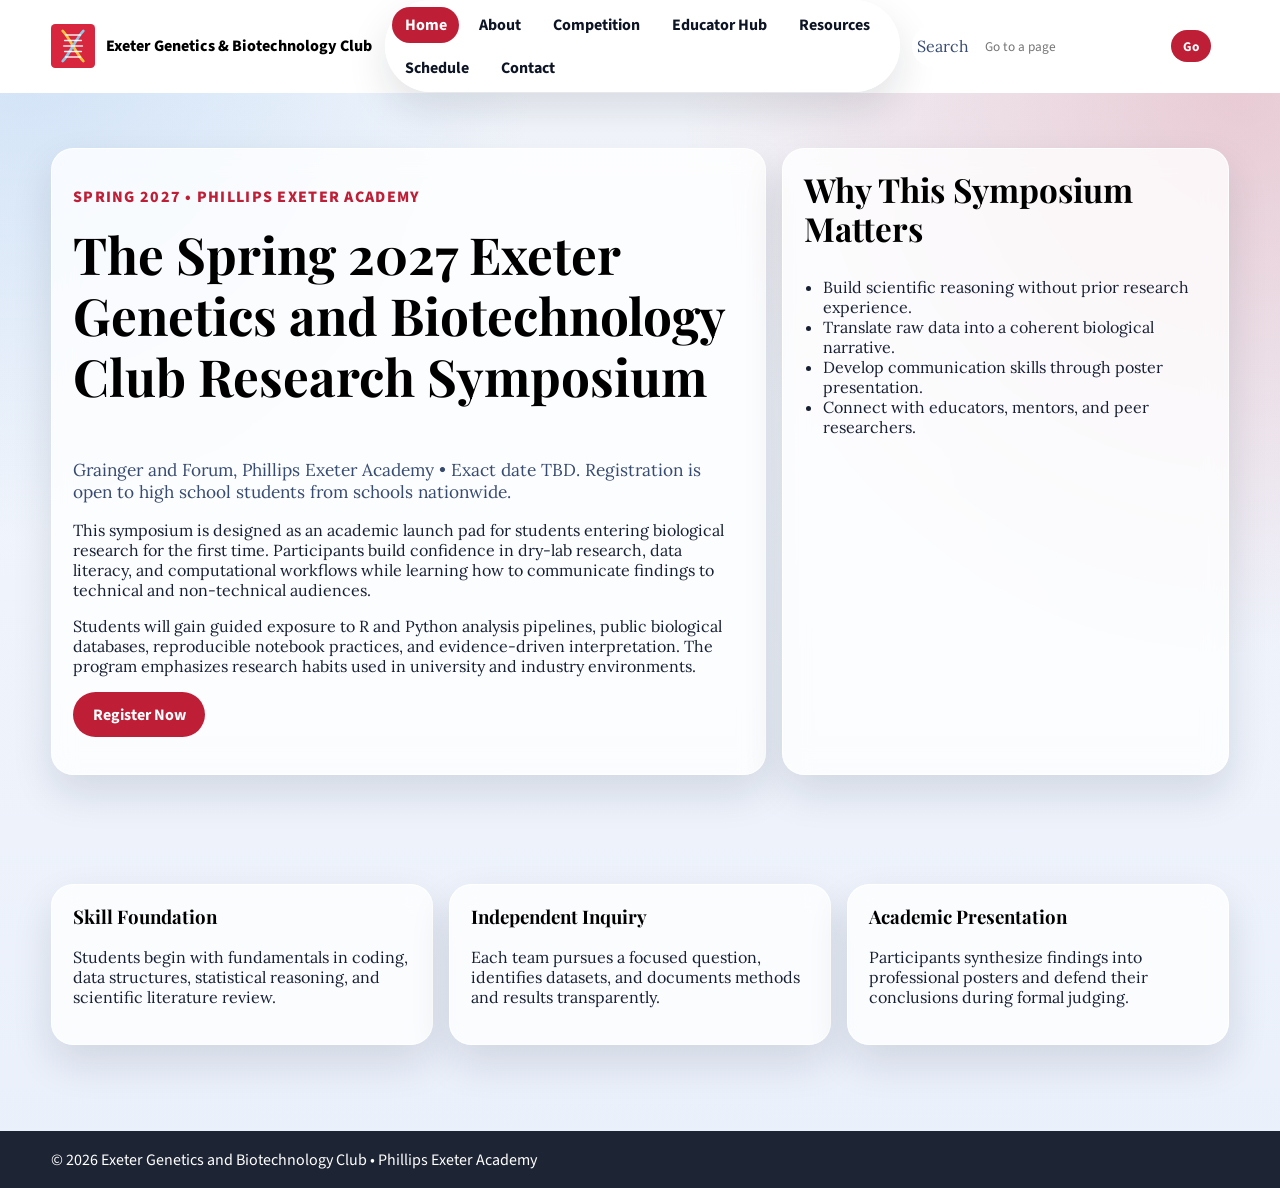
<file: index.html>
<!DOCTYPE html>
<html lang="en">
  <head>
    <meta charset="UTF-8" />
    <meta name="viewport" content="width=device-width, initial-scale=1.0" />
    <title>Home | Exeter Genetics Symposium 2027</title>
    <link rel="preconnect" href="https://fonts.googleapis.com" />
    <link rel="preconnect" href="https://fonts.gstatic.com" crossorigin />
    <link href="https://fonts.googleapis.com/css2?family=Playfair+Display:wght@600;700;800&family=Source+Sans+3:wght@600;700;800&family=Lora:wght@400;500;600&display=swap" rel="stylesheet" />
    <link rel="stylesheet" href="styles.css" />
  </head>
  <body>
    <header class="site-header">
      <div class="container nav-wrap">
        <a class="brand" href="index.html"><img src="assets/club-logo.svg" alt="Exeter Genetics Club logo" /><span>Exeter Genetics & Biotechnology Club</span></a>
        <nav id="site-nav" class="site-nav" aria-label="Main navigation">
          <a href="index.html">Home</a><a href="about.html">About</a><a href="competition.html">Competition</a><a href="educators.html">Educator Hub</a><a href="resources.html">Resources</a><a href="schedule.html">Schedule</a><a href="contact.html">Contact</a>
        </nav>
        <form class="site-search" aria-label="Site search">
          <label for="site-search-input" class="note">Search</label>
          <input id="site-search-input" list="site-pages" placeholder="Go to a page" />
          <datalist id="site-pages"><option value="Home"></option><option value="About"></option><option value="Competition"></option><option value="Educators"></option><option value="Resources"></option><option value="Schedule"></option><option value="Contact"></option></datalist>
          <button type="submit">Go</button>
        </form>
        <button class="menu-toggle" aria-expanded="false" aria-controls="site-nav">Menu</button>
      </div>
    </header>
    <main>
      <section class="page-hero">
        <div class="container hero-grid">
          <article class="glass">
            <p class="eyebrow">Spring 2027 • Phillips Exeter Academy</p>
            <h1>The Spring 2027 Exeter Genetics and Biotechnology Club Research Symposium</h1>
            <p class="subtitle">Grainger and Forum, Phillips Exeter Academy • Exact date TBD. Registration is open to high school students from schools nationwide.</p>
            <p>This symposium is designed as an academic launch pad for students entering biological research for the first time. Participants build confidence in dry-lab research, data literacy, and computational workflows while learning how to communicate findings to technical and non-technical audiences.</p>
            <p>Students will gain guided exposure to R and Python analysis pipelines, public biological databases, reproducible notebook practices, and evidence-driven interpretation. The program emphasizes research habits used in university and industry environments.</p>
            <p><a class="btn btn-primary" href="competition.html">Register Now</a></p>
          </article>
          <aside class="glass">
            <h2>Why This Symposium Matters</h2>
            <ul class="list-clean">
              <li>Build scientific reasoning without prior research experience.</li>
              <li>Translate raw data into a coherent biological narrative.</li>
              <li>Develop communication skills through poster presentation.</li>
              <li>Connect with educators, mentors, and peer researchers.</li>
            </ul>
          </aside>
        </div>
      </section>

      <section class="section">
        <div class="container grid-three">
          <article class="glass"><h3>Skill Foundation</h3><p>Students begin with fundamentals in coding, data structures, statistical reasoning, and scientific literature review.</p></article>
          <article class="glass"><h3>Independent Inquiry</h3><p>Each team pursues a focused question, identifies datasets, and documents methods and results transparently.</p></article>
          <article class="glass"><h3>Academic Presentation</h3><p>Participants synthesize findings into professional posters and defend their conclusions during formal judging.</p></article>
        </div>
      </section>
    </main>
    <footer class="site-footer"><div class="container">© 2026 Exeter Genetics and Biotechnology Club • Phillips Exeter Academy</div></footer>
    <script src="script.js"></script>
  </body>
</html>
</file>
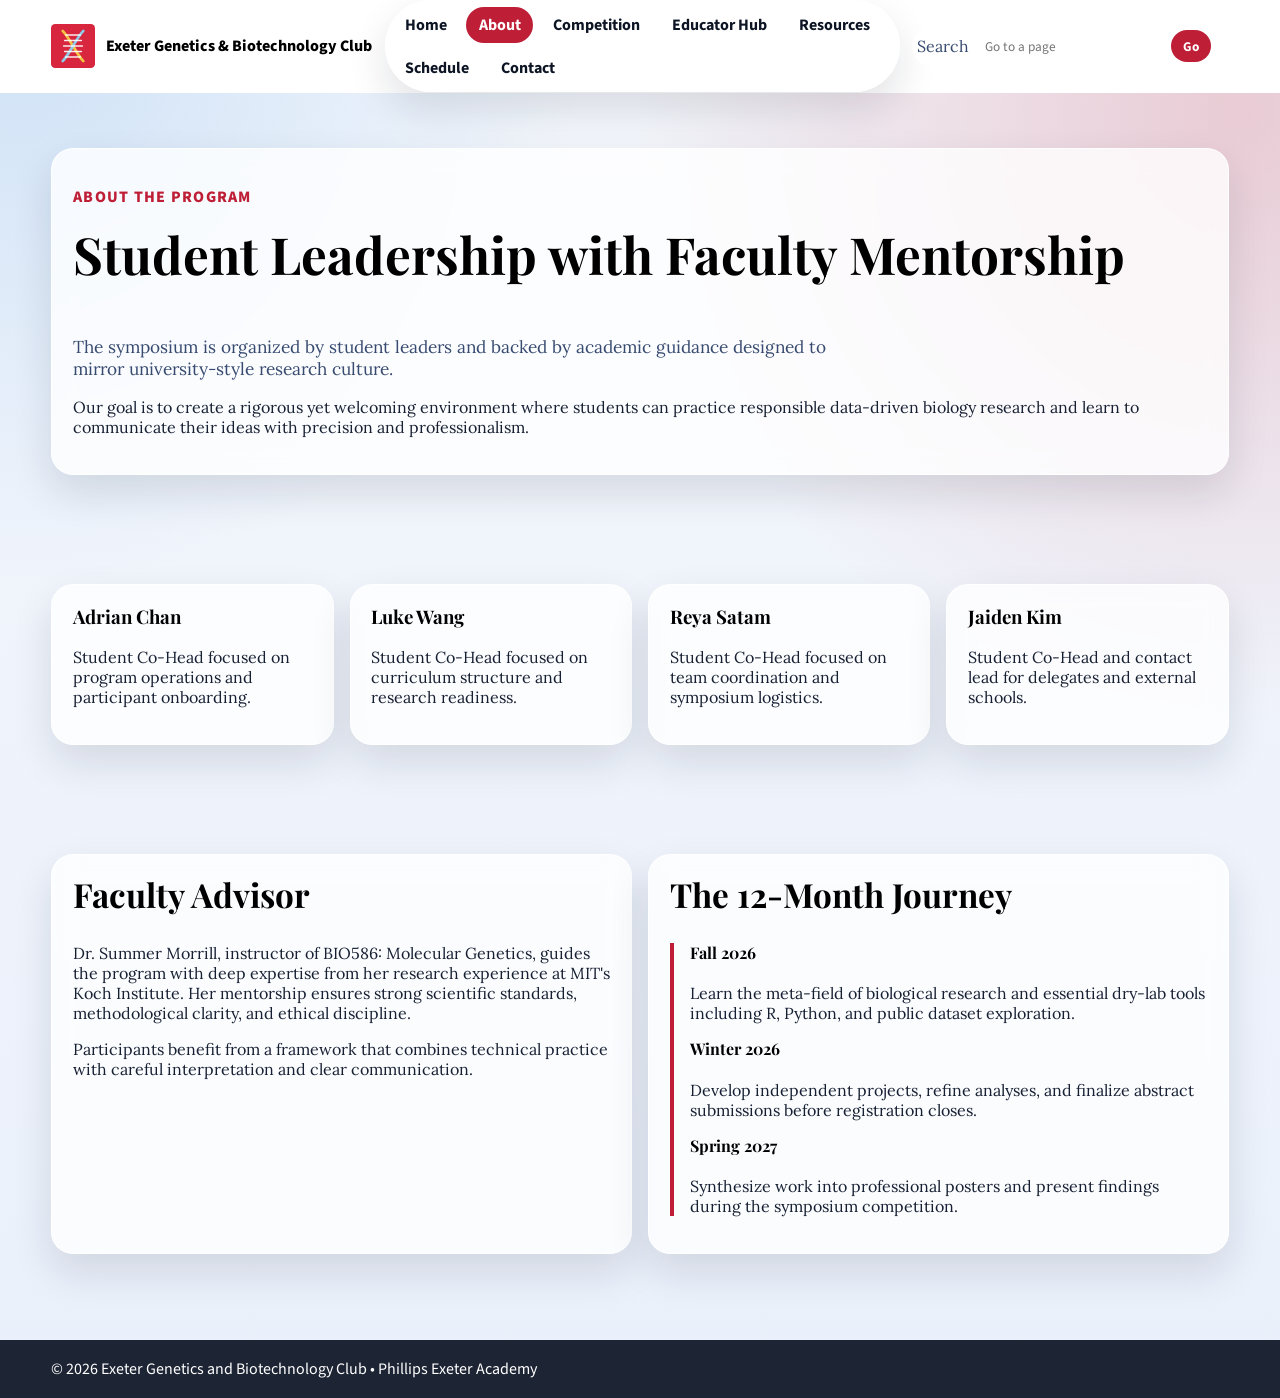
<file: about.html>
<!DOCTYPE html>
<html lang="en">
  <head>
    <meta charset="UTF-8" />
    <meta name="viewport" content="width=device-width, initial-scale=1.0" />
    <title>About | Exeter Genetics Symposium</title>
    <link rel="preconnect" href="https://fonts.googleapis.com" />
    <link rel="preconnect" href="https://fonts.gstatic.com" crossorigin />
    <link href="https://fonts.googleapis.com/css2?family=Playfair+Display:wght@600;700;800&family=Source+Sans+3:wght@600;700;800&family=Lora:wght@400;500;600&display=swap" rel="stylesheet" />
    <link rel="stylesheet" href="styles.css" />
  </head>
  <body>
    <header class="site-header"><div class="container nav-wrap"><a class="brand" href="index.html"><img src="assets/club-logo.svg" alt="Exeter Genetics Club logo" /><span>Exeter Genetics & Biotechnology Club</span></a><nav id="site-nav" class="site-nav"><a href="index.html">Home</a><a href="about.html">About</a><a href="competition.html">Competition</a><a href="educators.html">Educator Hub</a><a href="resources.html">Resources</a><a href="schedule.html">Schedule</a><a href="contact.html">Contact</a></nav><form class="site-search"><label for="site-search-input" class="note">Search</label><input id="site-search-input" list="site-pages" placeholder="Go to a page" /><datalist id="site-pages"><option value="Home"></option><option value="About"></option><option value="Competition"></option><option value="Educators"></option><option value="Resources"></option><option value="Schedule"></option><option value="Contact"></option></datalist><button type="submit">Go</button></form><button class="menu-toggle" aria-expanded="false" aria-controls="site-nav">Menu</button></div></header>
    <main>
      <section class="page-hero"><div class="container"><article class="glass"><p class="eyebrow">About the Program</p><h1>Student Leadership with Faculty Mentorship</h1><p class="subtitle">The symposium is organized by student leaders and backed by academic guidance designed to mirror university-style research culture.</p><p>Our goal is to create a rigorous yet welcoming environment where students can practice responsible data-driven biology research and learn to communicate their ideas with precision and professionalism.</p></article></div></section>
      <section class="section"><div class="container grid-four"><article class="glass"><h3>Adrian Chan</h3><p>Student Co-Head focused on program operations and participant onboarding.</p></article><article class="glass"><h3>Luke Wang</h3><p>Student Co-Head focused on curriculum structure and research readiness.</p></article><article class="glass"><h3>Reya Satam</h3><p>Student Co-Head focused on team coordination and symposium logistics.</p></article><article class="glass"><h3>Jaiden Kim</h3><p>Student Co-Head and contact lead for delegates and external schools.</p></article></div></section>
      <section class="section"><div class="container grid-two"><article class="glass"><h2>Faculty Advisor</h2><p>Dr. Summer Morrill, instructor of BIO586: Molecular Genetics, guides the program with deep expertise from her research experience at MIT's Koch Institute. Her mentorship ensures strong scientific standards, methodological clarity, and ethical discipline.</p><p>Participants benefit from a framework that combines technical practice with careful interpretation and clear communication.</p></article><article class="glass"><h2>The 12-Month Journey</h2><div class="timeline"><article><h4>Fall 2026</h4><p>Learn the meta-field of biological research and essential dry-lab tools including R, Python, and public dataset exploration.</p></article><article><h4>Winter 2026</h4><p>Develop independent projects, refine analyses, and finalize abstract submissions before registration closes.</p></article><article><h4>Spring 2027</h4><p>Synthesize work into professional posters and present findings during the symposium competition.</p></article></div></article></div></section>
    </main>
    <footer class="site-footer"><div class="container">© 2026 Exeter Genetics and Biotechnology Club • Phillips Exeter Academy</div></footer>
    <script src="script.js"></script>
  </body>
</html>
</file>
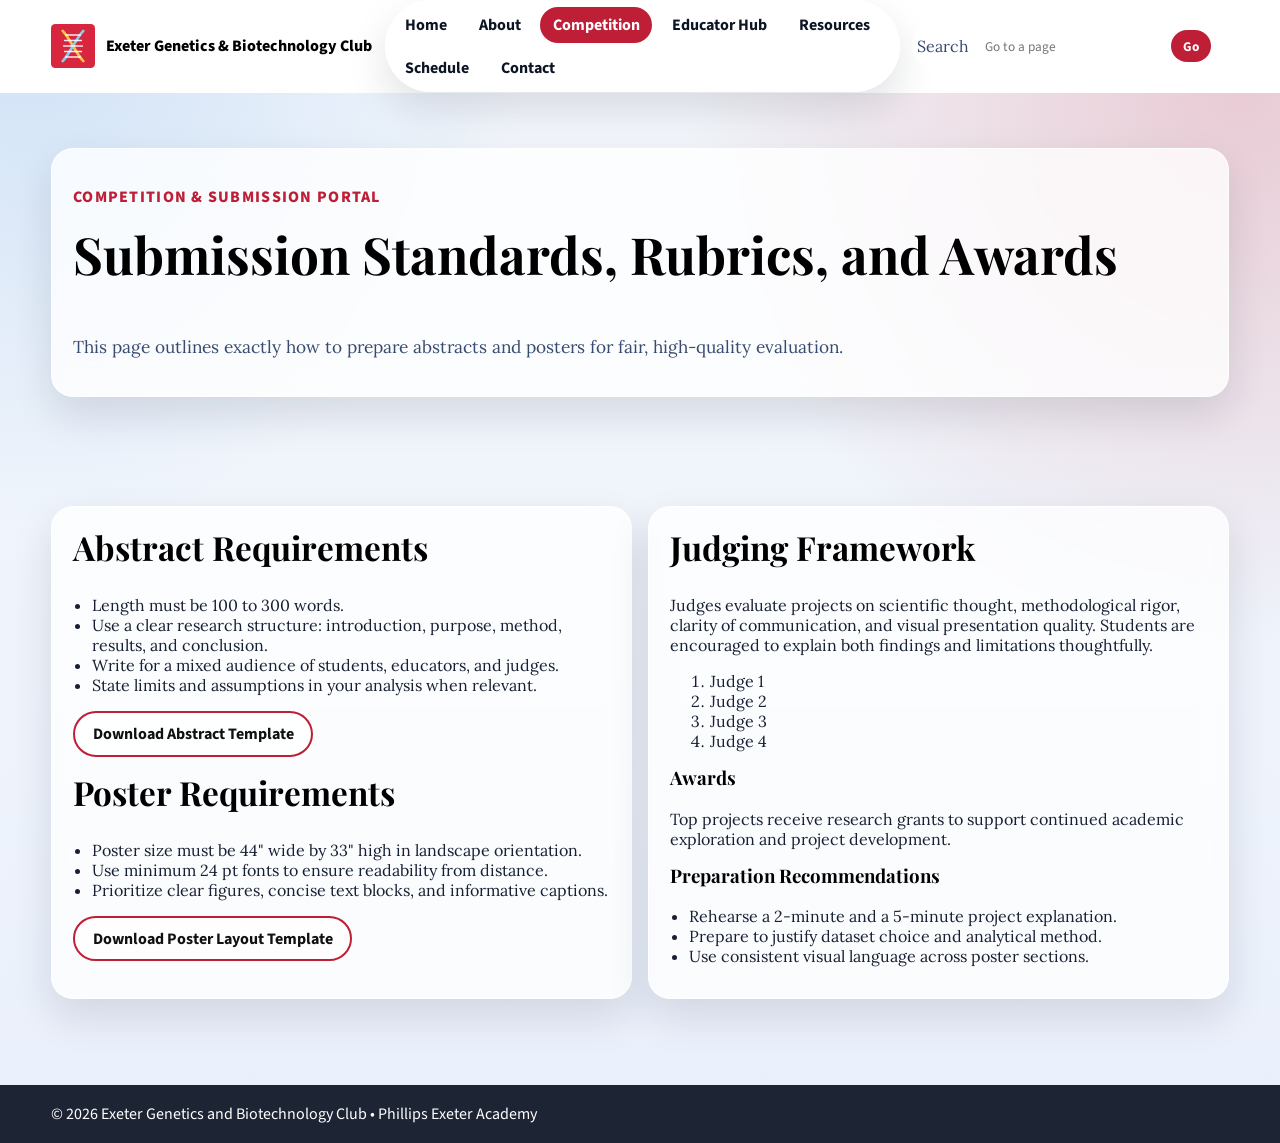
<file: competition.html>
<!DOCTYPE html>
<html lang="en">
<head><meta charset="UTF-8" /><meta name="viewport" content="width=device-width, initial-scale=1.0" /><title>Competition | Exeter Genetics Symposium</title><link rel="preconnect" href="https://fonts.googleapis.com" /><link rel="preconnect" href="https://fonts.gstatic.com" crossorigin /><link href="https://fonts.googleapis.com/css2?family=Playfair+Display:wght@600;700;800&family=Source+Sans+3:wght@600;700;800&family=Lora:wght@400;500;600&display=swap" rel="stylesheet" /><link rel="stylesheet" href="styles.css" /></head>
<body>
<header class="site-header"><div class="container nav-wrap"><a class="brand" href="index.html"><img src="assets/club-logo.svg" alt="Exeter Genetics Club logo" /><span>Exeter Genetics & Biotechnology Club</span></a><nav id="site-nav" class="site-nav"><a href="index.html">Home</a><a href="about.html">About</a><a href="competition.html">Competition</a><a href="educators.html">Educator Hub</a><a href="resources.html">Resources</a><a href="schedule.html">Schedule</a><a href="contact.html">Contact</a></nav><form class="site-search"><label for="site-search-input" class="note">Search</label><input id="site-search-input" list="site-pages" placeholder="Go to a page" /><datalist id="site-pages"><option value="Home"></option><option value="About"></option><option value="Competition"></option><option value="Educators"></option><option value="Resources"></option><option value="Schedule"></option><option value="Contact"></option></datalist><button type="submit">Go</button></form><button class="menu-toggle" aria-expanded="false" aria-controls="site-nav">Menu</button></div></header>
<main>
<section class="page-hero"><div class="container"><article class="glass"><p class="eyebrow">Competition & Submission Portal</p><h1>Submission Standards, Rubrics, and Awards</h1><p class="subtitle">This page outlines exactly how to prepare abstracts and posters for fair, high-quality evaluation.</p></article></div></section>
<section class="section"><div class="container grid-two"><article class="glass"><h2>Abstract Requirements</h2><ul class="list-clean"><li>Length must be 100 to 300 words.</li><li>Use a clear research structure: introduction, purpose, method, results, and conclusion.</li><li>Write for a mixed audience of students, educators, and judges.</li><li>State limits and assumptions in your analysis when relevant.</li></ul><p><a class="btn btn-secondary" href="downloads/abstract-template.md" download>Download Abstract Template</a></p><h2>Poster Requirements</h2><ul class="list-clean"><li>Poster size must be 44&quot; wide by 33&quot; high in landscape orientation.</li><li>Use minimum 24 pt fonts to ensure readability from distance.</li><li>Prioritize clear figures, concise text blocks, and informative captions.</li></ul><p><a class="btn btn-secondary" href="downloads/poster-layout-template.md" download>Download Poster Layout Template</a></p></article><article class="glass"><h2>Judging Framework</h2><p>Judges evaluate projects on scientific thought, methodological rigor, clarity of communication, and visual presentation quality. Students are encouraged to explain both findings and limitations thoughtfully.</p><ol><li>Judge 1</li><li>Judge 2</li><li>Judge 3</li><li>Judge 4</li></ol><h3>Awards</h3><p>Top projects receive research grants to support continued academic exploration and project development.</p><h3>Preparation Recommendations</h3><ul class="list-clean"><li>Rehearse a 2-minute and a 5-minute project explanation.</li><li>Prepare to justify dataset choice and analytical method.</li><li>Use consistent visual language across poster sections.</li></ul></article></div></section>
</main>
<footer class="site-footer"><div class="container">© 2026 Exeter Genetics and Biotechnology Club • Phillips Exeter Academy</div></footer>
<script src="script.js"></script>
</body>
</html>
</file>
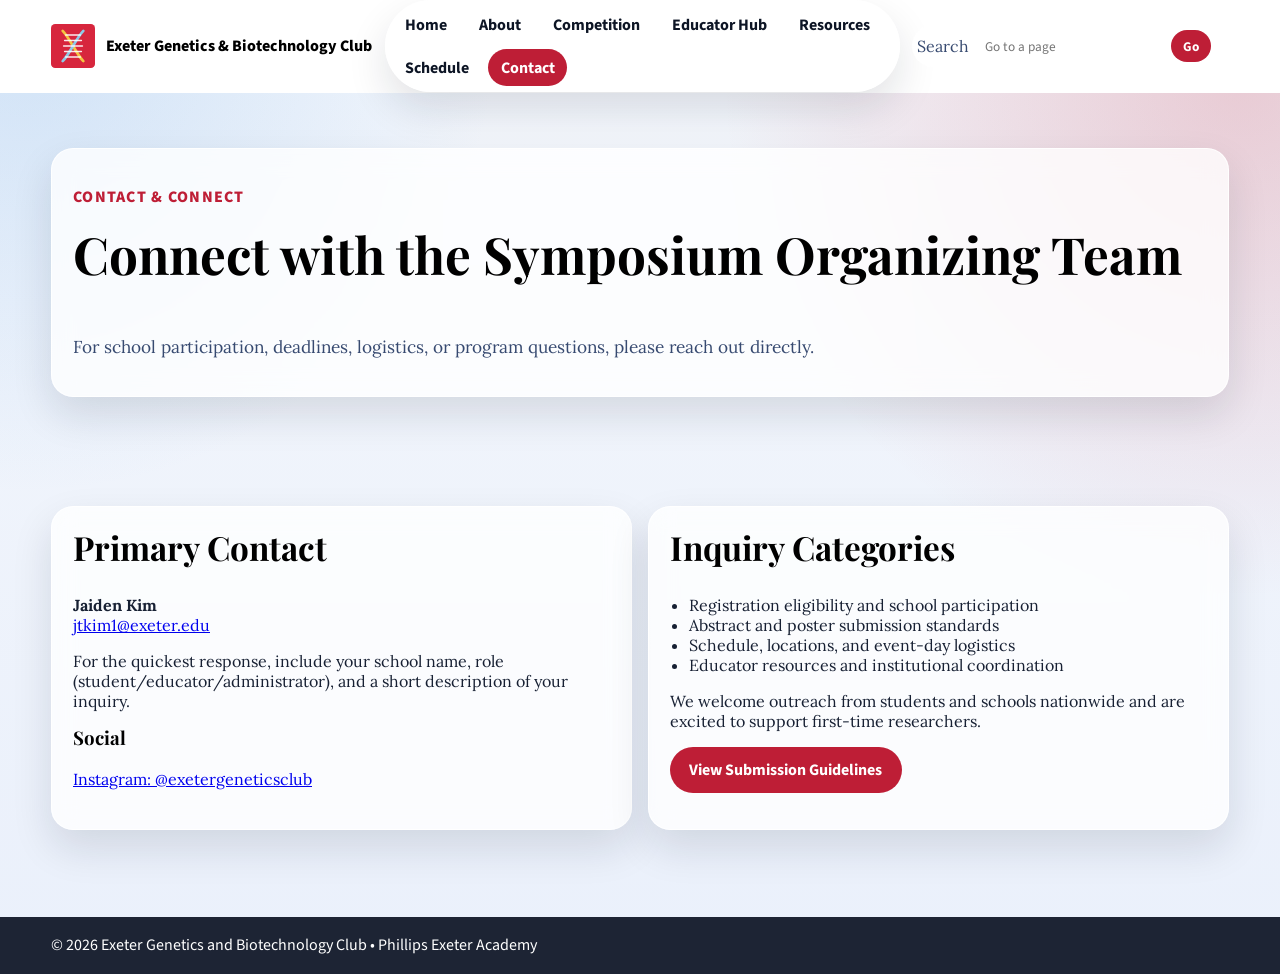
<file: contact.html>
<!DOCTYPE html>
<html lang="en">
<head><meta charset="UTF-8" /><meta name="viewport" content="width=device-width, initial-scale=1.0" /><title>Contact | Exeter Genetics Symposium</title><link rel="preconnect" href="https://fonts.googleapis.com" /><link rel="preconnect" href="https://fonts.gstatic.com" crossorigin /><link href="https://fonts.googleapis.com/css2?family=Playfair+Display:wght@600;700;800&family=Source+Sans+3:wght@600;700;800&family=Lora:wght@400;500;600&display=swap" rel="stylesheet" /><link rel="stylesheet" href="styles.css" /></head>
<body>
<header class="site-header"><div class="container nav-wrap"><a class="brand" href="index.html"><img src="assets/club-logo.svg" alt="Exeter Genetics Club logo" /><span>Exeter Genetics & Biotechnology Club</span></a><nav id="site-nav" class="site-nav"><a href="index.html">Home</a><a href="about.html">About</a><a href="competition.html">Competition</a><a href="educators.html">Educator Hub</a><a href="resources.html">Resources</a><a href="schedule.html">Schedule</a><a href="contact.html">Contact</a></nav><form class="site-search"><label for="site-search-input" class="note">Search</label><input id="site-search-input" list="site-pages" placeholder="Go to a page" /><datalist id="site-pages"><option value="Home"></option><option value="About"></option><option value="Competition"></option><option value="Educators"></option><option value="Resources"></option><option value="Schedule"></option><option value="Contact"></option></datalist><button type="submit">Go</button></form><button class="menu-toggle" aria-expanded="false" aria-controls="site-nav">Menu</button></div></header>
<main>
<section class="page-hero"><div class="container"><article class="glass"><p class="eyebrow">Contact & Connect</p><h1>Connect with the Symposium Organizing Team</h1><p class="subtitle">For school participation, deadlines, logistics, or program questions, please reach out directly.</p></article></div></section>
<section class="section"><div class="container grid-two"><article class="glass"><h2>Primary Contact</h2><p><strong>Jaiden Kim</strong><br /><a href="mailto:jtkim1@exeter.edu">jtkim1@exeter.edu</a></p><p>For the quickest response, include your school name, role (student/educator/administrator), and a short description of your inquiry.</p><h3>Social</h3><p><a target="_blank" rel="noreferrer" href="https://www.instagram.com/exetergeneticsclub/">Instagram: @exetergeneticsclub</a></p></article><article class="glass"><h2>Inquiry Categories</h2><ul class="list-clean"><li>Registration eligibility and school participation</li><li>Abstract and poster submission standards</li><li>Schedule, locations, and event-day logistics</li><li>Educator resources and institutional coordination</li></ul><p>We welcome outreach from students and schools nationwide and are excited to support first-time researchers.</p><p><a class="btn btn-primary" href="competition.html">View Submission Guidelines</a></p></article></div></section>
</main>
<footer class="site-footer"><div class="container">© 2026 Exeter Genetics and Biotechnology Club • Phillips Exeter Academy</div></footer>
<script src="script.js"></script>
</body>
</html>
</file>
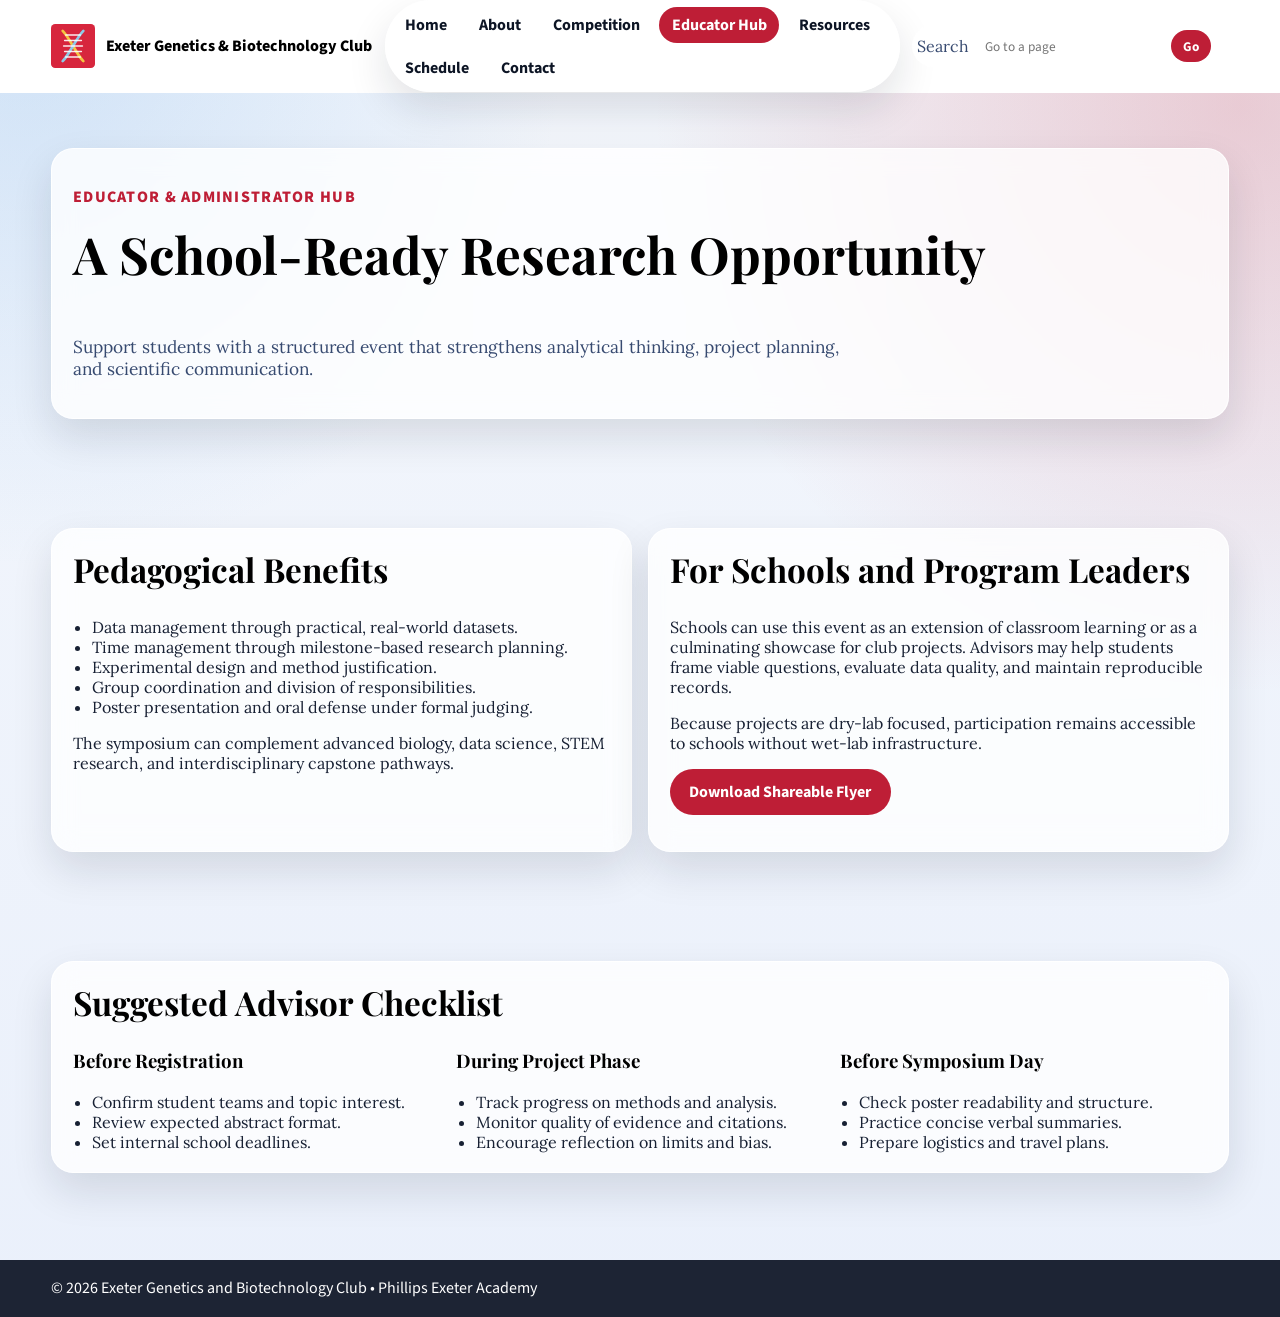
<file: educators.html>
<!DOCTYPE html>
<html lang="en">
<head><meta charset="UTF-8" /><meta name="viewport" content="width=device-width, initial-scale=1.0" /><title>Educator Hub | Exeter Genetics Symposium</title><link rel="preconnect" href="https://fonts.googleapis.com" /><link rel="preconnect" href="https://fonts.gstatic.com" crossorigin /><link href="https://fonts.googleapis.com/css2?family=Playfair+Display:wght@600;700;800&family=Source+Sans+3:wght@600;700;800&family=Lora:wght@400;500;600&display=swap" rel="stylesheet" /><link rel="stylesheet" href="styles.css" /></head>
<body>
<header class="site-header"><div class="container nav-wrap"><a class="brand" href="index.html"><img src="assets/club-logo.svg" alt="Exeter Genetics Club logo" /><span>Exeter Genetics & Biotechnology Club</span></a><nav id="site-nav" class="site-nav"><a href="index.html">Home</a><a href="about.html">About</a><a href="competition.html">Competition</a><a href="educators.html">Educator Hub</a><a href="resources.html">Resources</a><a href="schedule.html">Schedule</a><a href="contact.html">Contact</a></nav><form class="site-search"><label for="site-search-input" class="note">Search</label><input id="site-search-input" list="site-pages" placeholder="Go to a page" /><datalist id="site-pages"><option value="Home"></option><option value="About"></option><option value="Competition"></option><option value="Educators"></option><option value="Resources"></option><option value="Schedule"></option><option value="Contact"></option></datalist><button type="submit">Go</button></form><button class="menu-toggle" aria-expanded="false" aria-controls="site-nav">Menu</button></div></header>
<main>
<section class="page-hero"><div class="container"><article class="glass"><p class="eyebrow">Educator & Administrator Hub</p><h1>A School-Ready Research Opportunity</h1><p class="subtitle">Support students with a structured event that strengthens analytical thinking, project planning, and scientific communication.</p></article></div></section>
<section class="section"><div class="container grid-two"><article class="glass"><h2>Pedagogical Benefits</h2><ul class="list-clean"><li>Data management through practical, real-world datasets.</li><li>Time management through milestone-based research planning.</li><li>Experimental design and method justification.</li><li>Group coordination and division of responsibilities.</li><li>Poster presentation and oral defense under formal judging.</li></ul><p>The symposium can complement advanced biology, data science, STEM research, and interdisciplinary capstone pathways.</p></article><article class="glass"><h2>For Schools and Program Leaders</h2><p>Schools can use this event as an extension of classroom learning or as a culminating showcase for club projects. Advisors may help students frame viable questions, evaluate data quality, and maintain reproducible records.</p><p>Because projects are dry-lab focused, participation remains accessible to schools without wet-lab infrastructure.</p><p><a class="btn btn-primary" href="downloads/educator-flyer.txt" download>Download Shareable Flyer</a></p></article></div></section>
<section class="section"><div class="container"><article class="glass"><h2>Suggested Advisor Checklist</h2><div class="grid-three"><div><h3>Before Registration</h3><ul class="list-clean"><li>Confirm student teams and topic interest.</li><li>Review expected abstract format.</li><li>Set internal school deadlines.</li></ul></div><div><h3>During Project Phase</h3><ul class="list-clean"><li>Track progress on methods and analysis.</li><li>Monitor quality of evidence and citations.</li><li>Encourage reflection on limits and bias.</li></ul></div><div><h3>Before Symposium Day</h3><ul class="list-clean"><li>Check poster readability and structure.</li><li>Practice concise verbal summaries.</li><li>Prepare logistics and travel plans.</li></ul></div></div></article></div></section>
</main>
<footer class="site-footer"><div class="container">© 2026 Exeter Genetics and Biotechnology Club • Phillips Exeter Academy</div></footer>
<script src="script.js"></script>
</body>
</html>
</file>
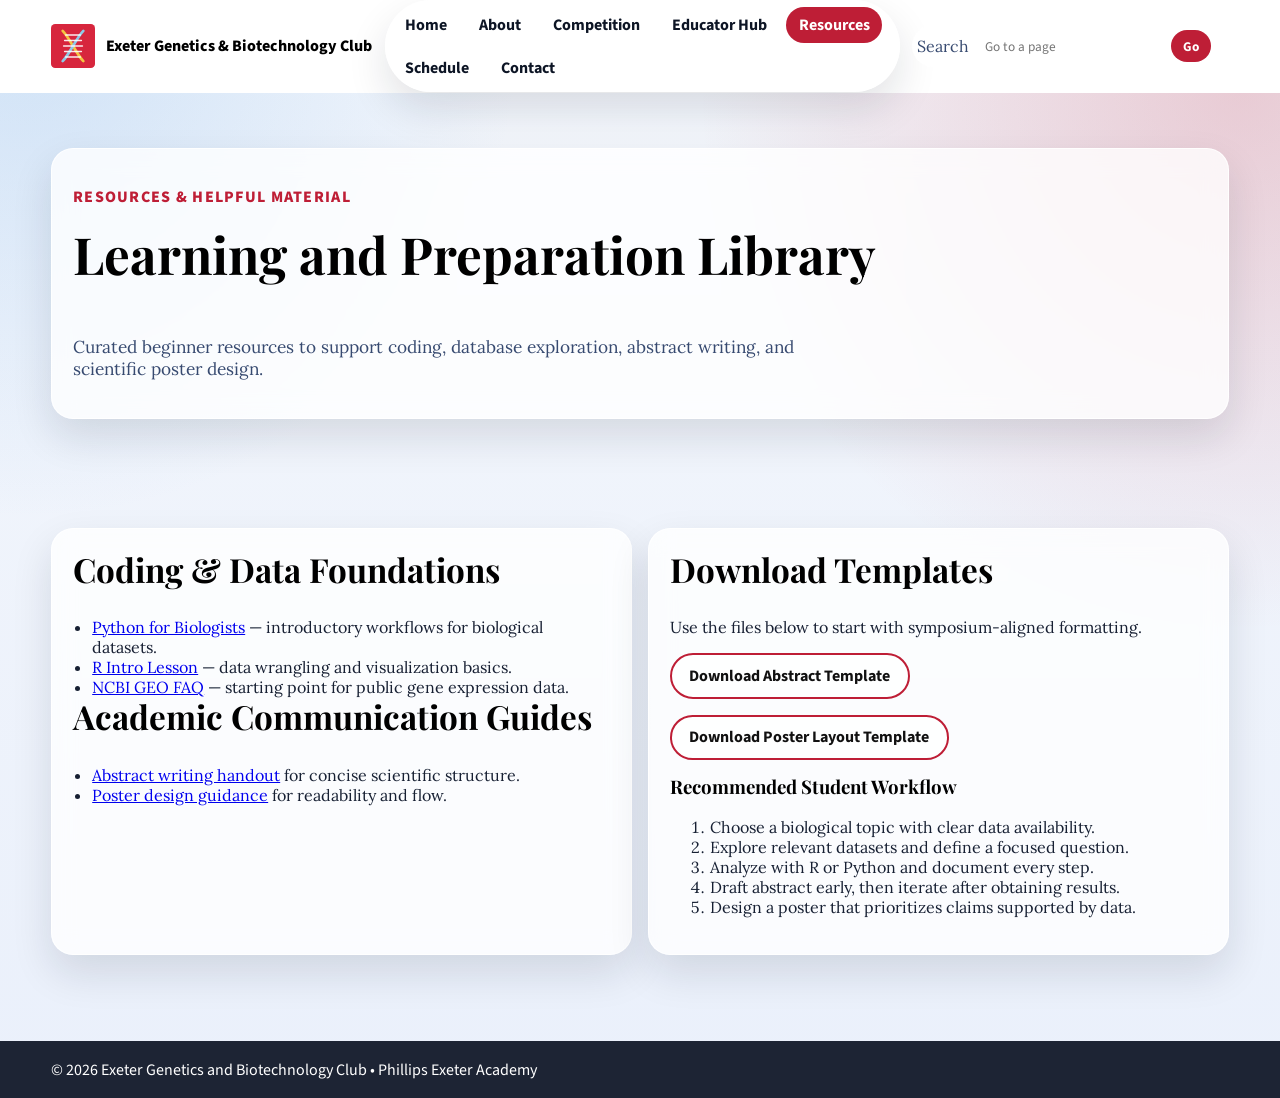
<file: resources.html>
<!DOCTYPE html>
<html lang="en">
<head><meta charset="UTF-8" /><meta name="viewport" content="width=device-width, initial-scale=1.0" /><title>Resources | Exeter Genetics Symposium</title><link rel="preconnect" href="https://fonts.googleapis.com" /><link rel="preconnect" href="https://fonts.gstatic.com" crossorigin /><link href="https://fonts.googleapis.com/css2?family=Playfair+Display:wght@600;700;800&family=Source+Sans+3:wght@600;700;800&family=Lora:wght@400;500;600&display=swap" rel="stylesheet" /><link rel="stylesheet" href="styles.css" /></head>
<body>
<header class="site-header"><div class="container nav-wrap"><a class="brand" href="index.html"><img src="assets/club-logo.svg" alt="Exeter Genetics Club logo" /><span>Exeter Genetics & Biotechnology Club</span></a><nav id="site-nav" class="site-nav"><a href="index.html">Home</a><a href="about.html">About</a><a href="competition.html">Competition</a><a href="educators.html">Educator Hub</a><a href="resources.html">Resources</a><a href="schedule.html">Schedule</a><a href="contact.html">Contact</a></nav><form class="site-search"><label for="site-search-input" class="note">Search</label><input id="site-search-input" list="site-pages" placeholder="Go to a page" /><datalist id="site-pages"><option value="Home"></option><option value="About"></option><option value="Competition"></option><option value="Educators"></option><option value="Resources"></option><option value="Schedule"></option><option value="Contact"></option></datalist><button type="submit">Go</button></form><button class="menu-toggle" aria-expanded="false" aria-controls="site-nav">Menu</button></div></header>
<main>
<section class="page-hero"><div class="container"><article class="glass"><p class="eyebrow">Resources & Helpful Material</p><h1>Learning and Preparation Library</h1><p class="subtitle">Curated beginner resources to support coding, database exploration, abstract writing, and scientific poster design.</p></article></div></section>
<section class="section"><div class="container grid-two"><article class="glass"><h2>Coding & Data Foundations</h2><ul class="list-clean"><li><a target="_blank" rel="noreferrer" href="https://www.pythonforbiologists.org/">Python for Biologists</a> — introductory workflows for biological datasets.</li><li><a target="_blank" rel="noreferrer" href="https://bioinformatics.ccr.cancer.gov/docs/rintro/Lesson_1/">R Intro Lesson</a> — data wrangling and visualization basics.</li><li><a target="_blank" rel="noreferrer" href="https://www.ncbi.nlm.nih.gov/geo/info/faq.html">NCBI GEO FAQ</a> — starting point for public gene expression data.</li></ul><h2>Academic Communication Guides</h2><ul class="list-clean"><li><a target="_blank" rel="noreferrer" href="https://www.sjsu.edu/writingcenter/docs/handouts/Abstracts.pdf">Abstract writing handout</a> for concise scientific structure.</li><li><a target="_blank" rel="noreferrer" href="https://www.davidsongifted.org/gifted-blog/creating-and-presenting-research-posters/">Poster design guidance</a> for readability and flow.</li></ul></article><article class="glass"><h2>Download Templates</h2><p>Use the files below to start with symposium-aligned formatting.</p><p><a class="btn btn-secondary" href="downloads/abstract-template.md" download>Download Abstract Template</a></p><p><a class="btn btn-secondary" href="downloads/poster-layout-template.md" download>Download Poster Layout Template</a></p><h3>Recommended Student Workflow</h3><ol><li>Choose a biological topic with clear data availability.</li><li>Explore relevant datasets and define a focused question.</li><li>Analyze with R or Python and document every step.</li><li>Draft abstract early, then iterate after obtaining results.</li><li>Design a poster that prioritizes claims supported by data.</li></ol></article></div></section>
</main>
<footer class="site-footer"><div class="container">© 2026 Exeter Genetics and Biotechnology Club • Phillips Exeter Academy</div></footer>
<script src="script.js"></script>
</body>
</html>
</file>
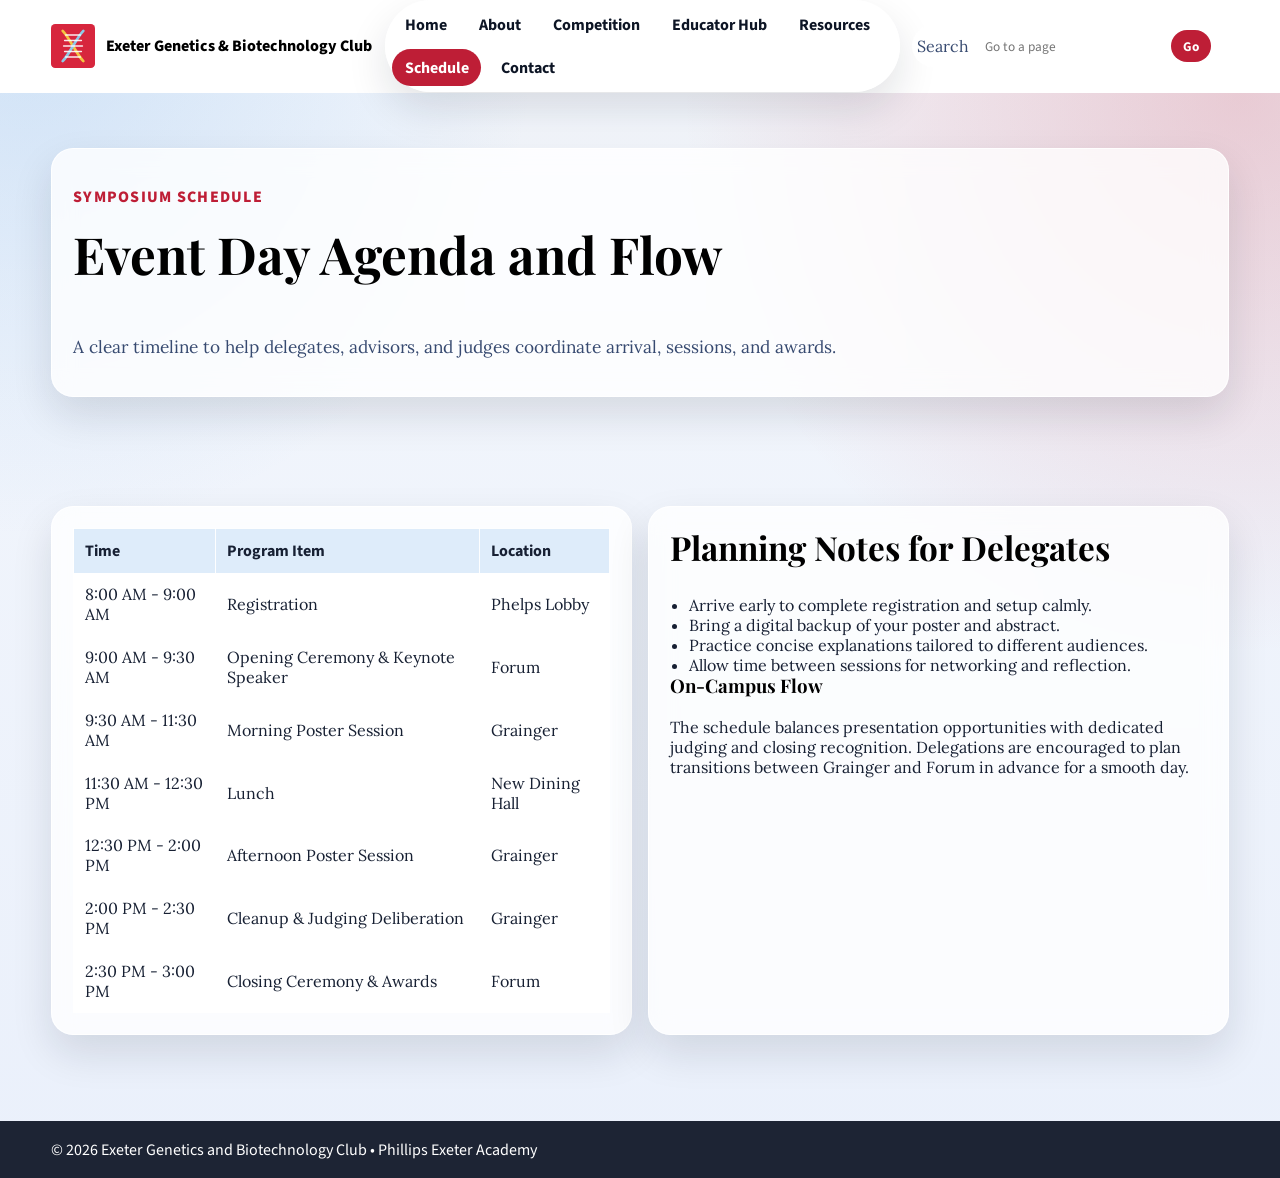
<file: schedule.html>
<!DOCTYPE html>
<html lang="en">
<head><meta charset="UTF-8" /><meta name="viewport" content="width=device-width, initial-scale=1.0" /><title>Schedule | Exeter Genetics Symposium</title><link rel="preconnect" href="https://fonts.googleapis.com" /><link rel="preconnect" href="https://fonts.gstatic.com" crossorigin /><link href="https://fonts.googleapis.com/css2?family=Playfair+Display:wght@600;700;800&family=Source+Sans+3:wght@600;700;800&family=Lora:wght@400;500;600&display=swap" rel="stylesheet" /><link rel="stylesheet" href="styles.css" /></head>
<body>
<header class="site-header"><div class="container nav-wrap"><a class="brand" href="index.html"><img src="assets/club-logo.svg" alt="Exeter Genetics Club logo" /><span>Exeter Genetics & Biotechnology Club</span></a><nav id="site-nav" class="site-nav"><a href="index.html">Home</a><a href="about.html">About</a><a href="competition.html">Competition</a><a href="educators.html">Educator Hub</a><a href="resources.html">Resources</a><a href="schedule.html">Schedule</a><a href="contact.html">Contact</a></nav><form class="site-search"><label for="site-search-input" class="note">Search</label><input id="site-search-input" list="site-pages" placeholder="Go to a page" /><datalist id="site-pages"><option value="Home"></option><option value="About"></option><option value="Competition"></option><option value="Educators"></option><option value="Resources"></option><option value="Schedule"></option><option value="Contact"></option></datalist><button type="submit">Go</button></form><button class="menu-toggle" aria-expanded="false" aria-controls="site-nav">Menu</button></div></header>
<main>
<section class="page-hero"><div class="container"><article class="glass"><p class="eyebrow">Symposium Schedule</p><h1>Event Day Agenda and Flow</h1><p class="subtitle">A clear timeline to help delegates, advisors, and judges coordinate arrival, sessions, and awards.</p></article></div></section>
<section class="section"><div class="container grid-two"><article class="glass table-wrap"><table><thead><tr><th>Time</th><th>Program Item</th><th>Location</th></tr></thead><tbody><tr><td>8:00 AM - 9:00 AM</td><td>Registration</td><td>Phelps Lobby</td></tr><tr><td>9:00 AM - 9:30 AM</td><td>Opening Ceremony & Keynote Speaker</td><td>Forum</td></tr><tr><td>9:30 AM - 11:30 AM</td><td>Morning Poster Session</td><td>Grainger</td></tr><tr><td>11:30 AM - 12:30 PM</td><td>Lunch</td><td>New Dining Hall</td></tr><tr><td>12:30 PM - 2:00 PM</td><td>Afternoon Poster Session</td><td>Grainger</td></tr><tr><td>2:00 PM - 2:30 PM</td><td>Cleanup & Judging Deliberation</td><td>Grainger</td></tr><tr><td>2:30 PM - 3:00 PM</td><td>Closing Ceremony & Awards</td><td>Forum</td></tr></tbody></table></article><article class="glass"><h2>Planning Notes for Delegates</h2><ul class="list-clean"><li>Arrive early to complete registration and setup calmly.</li><li>Bring a digital backup of your poster and abstract.</li><li>Practice concise explanations tailored to different audiences.</li><li>Allow time between sessions for networking and reflection.</li></ul><h3>On-Campus Flow</h3><p>The schedule balances presentation opportunities with dedicated judging and closing recognition. Delegations are encouraged to plan transitions between Grainger and Forum in advance for a smooth day.</p></article></div></section>
</main>
<footer class="site-footer"><div class="container">© 2026 Exeter Genetics and Biotechnology Club • Phillips Exeter Academy</div></footer>
<script src="script.js"></script>
</body>
</html>
</file>
<file: styles.css>
:root {
  --bg: #f4f7fc;
  --bg-accent: #eaf0fb;
  --glass: rgba(255, 255, 255, 0.78);
  --border: rgba(255, 255, 255, 0.85);
  --text: #172033;
  --muted: #374a70;
  --red: #be1e36;
  --red-dark: #99172c;
  --blue: #7db3ea;
  --heading: 'Playfair Display', Georgia, serif;
  --sans: 'Source Sans 3', Arial, sans-serif;
  --body: 'Lora', Georgia, serif;
  --shadow: 0 18px 40px rgba(16, 24, 40, 0.12);
}

* { box-sizing: border-box; }
html, body { margin: 0; padding: 0; }

body {
  font-family: var(--body);
  color: var(--text);
  background:
    radial-gradient(circle at 2% 2%, rgba(125, 179, 234, 0.3), transparent 30%),
    radial-gradient(circle at 97% 8%, rgba(190, 30, 54, 0.2), transparent 34%),
    linear-gradient(180deg, var(--bg), var(--bg-accent));
}

.container { width: min(1180px, 92vw); margin: 0 auto; }

.site-header {
  position: sticky;
  top: 0;
  z-index: 999;
  background: #fff;
  border-bottom: 1px solid var(--border);
}

.nav-wrap {
  min-height: 86px;
  display: grid;
  grid-template-columns: auto 1fr auto auto;
  align-items: center;
  gap: 0.8rem;
}

.brand {
  display: inline-flex;
  align-items: center;
  gap: 0.7rem;
  font-family: var(--sans);
  font-weight: 800;
  text-decoration: none;
  color: #000;
}
.brand img { width: 44px; height: 44px; }

.site-nav {
  justify-self: center;
  display: inline-flex;
  flex-wrap: wrap;
  gap: 0.4rem;
  padding: 0.35rem;
  border-radius: 999px;
  background: rgba(255, 255, 255, 0.72);
  border: 1px solid var(--border);
  box-shadow: var(--shadow);
}

.site-nav a {
  text-decoration: none;
  font-family: var(--sans);
  font-weight: 700;
  color: #0d1525;
  padding: 0.45rem 0.8rem;
  border-radius: 999px;
}
.site-nav a:hover,
.site-nav a.active {
  background: var(--red);
  color: #fff;
}

.site-search {
  display: flex;
  align-items: center;
  gap: 0.4rem;
  background: rgba(255, 255, 255, 0.82);
  border: 1px solid var(--border);
  border-radius: 999px;
  padding: 0.24rem;
}

.site-search input {
  border: none;
  background: transparent;
  min-width: 170px;
  padding: 0.35rem 0.6rem;
  font-family: var(--sans);
}
.site-search input:focus { outline: none; }
.site-search button {
  border: none;
  border-radius: 999px;
  background: var(--red);
  color: #fff;
  font-family: var(--sans);
  font-weight: 700;
  padding: 0.4rem 0.75rem;
}

.menu-toggle {
  display: none;
  border: 1px solid var(--border);
  background: #fff;
  border-radius: 10px;
  padding: 0.4rem 0.7rem;
  font-family: var(--sans);
  font-weight: 700;
}

.page-hero, .section { padding: 3.4rem 0; }
h1, h2, h3, h4 { font-family: var(--heading); color: #000; margin-top: 0; line-height: 1.2; }
h1 { font-size: clamp(2rem, 4vw, 3.2rem); }
h2 { font-size: clamp(1.5rem, 2.6vw, 2.2rem); }

.eyebrow {
  font-family: var(--sans);
  font-weight: 800;
  text-transform: uppercase;
  letter-spacing: 0.08em;
  color: var(--red);
}
.subtitle { color: var(--muted); font-size: 1.08rem; max-width: 72ch; }

.glass {
  background: var(--glass);
  border: 1px solid var(--border);
  border-radius: 22px;
  box-shadow: var(--shadow);
  backdrop-filter: blur(12px);
  padding: 1.3rem;
}

.hero-grid, .grid-two, .grid-three, .grid-four {
  display: grid;
  gap: 1rem;
}
.hero-grid { grid-template-columns: 1.6fr 1fr; }
.grid-two { grid-template-columns: repeat(2, minmax(0, 1fr)); }
.grid-three { grid-template-columns: repeat(3, minmax(0, 1fr)); }
.grid-four { grid-template-columns: repeat(4, minmax(0, 1fr)); }

.btn {
  display: inline-block;
  text-decoration: none;
  font-family: var(--sans);
  font-weight: 700;
  border-radius: 999px;
  border: 2px solid transparent;
  padding: 0.6rem 1.1rem;
}
.btn-primary { background: var(--red); color: #fff; }
.btn-primary:hover { background: var(--red-dark); }
.btn-secondary { border-color: var(--red); background: rgba(255,255,255,0.7); color: #111; }

.list-clean { margin: 0; padding-left: 1.2rem; }
.note { color: var(--muted); }
.timeline { border-left: 4px solid var(--red); padding-left: 1rem; }
.timeline article + article { margin-top: 0.9rem; }
.table-wrap { overflow-x: auto; }

table { width: 100%; border-collapse: collapse; background: rgba(255,255,255,0.8); }
th, td { border: 1px solid rgba(255,255,255,0.95); text-align: left; padding: 0.68rem; }
th { font-family: var(--sans); background: rgba(125, 179, 234, 0.25); }

.site-footer {
  margin-top: 2rem;
  background: rgba(16, 24, 40, 0.94);
  color: #fff;
  padding: 1.1rem 0;
  font-family: var(--sans);
}

@media (max-width: 1100px) {
  .nav-wrap {
    grid-template-columns: auto auto;
    grid-template-areas:
      'brand menu'
      'search search'
      'nav nav';
  }
  .brand { grid-area: brand; }
  .menu-toggle { grid-area: menu; justify-self: end; display: block; }
  .site-search { grid-area: search; }
  .site-nav {
    grid-area: nav;
    display: none;
    width: 100%;
    border-radius: 16px;
    justify-content: flex-start;
  }
  .site-nav.open { display: flex; }
}

@media (max-width: 980px) {
  .hero-grid, .grid-two, .grid-three, .grid-four { grid-template-columns: 1fr; }
}
</file>
